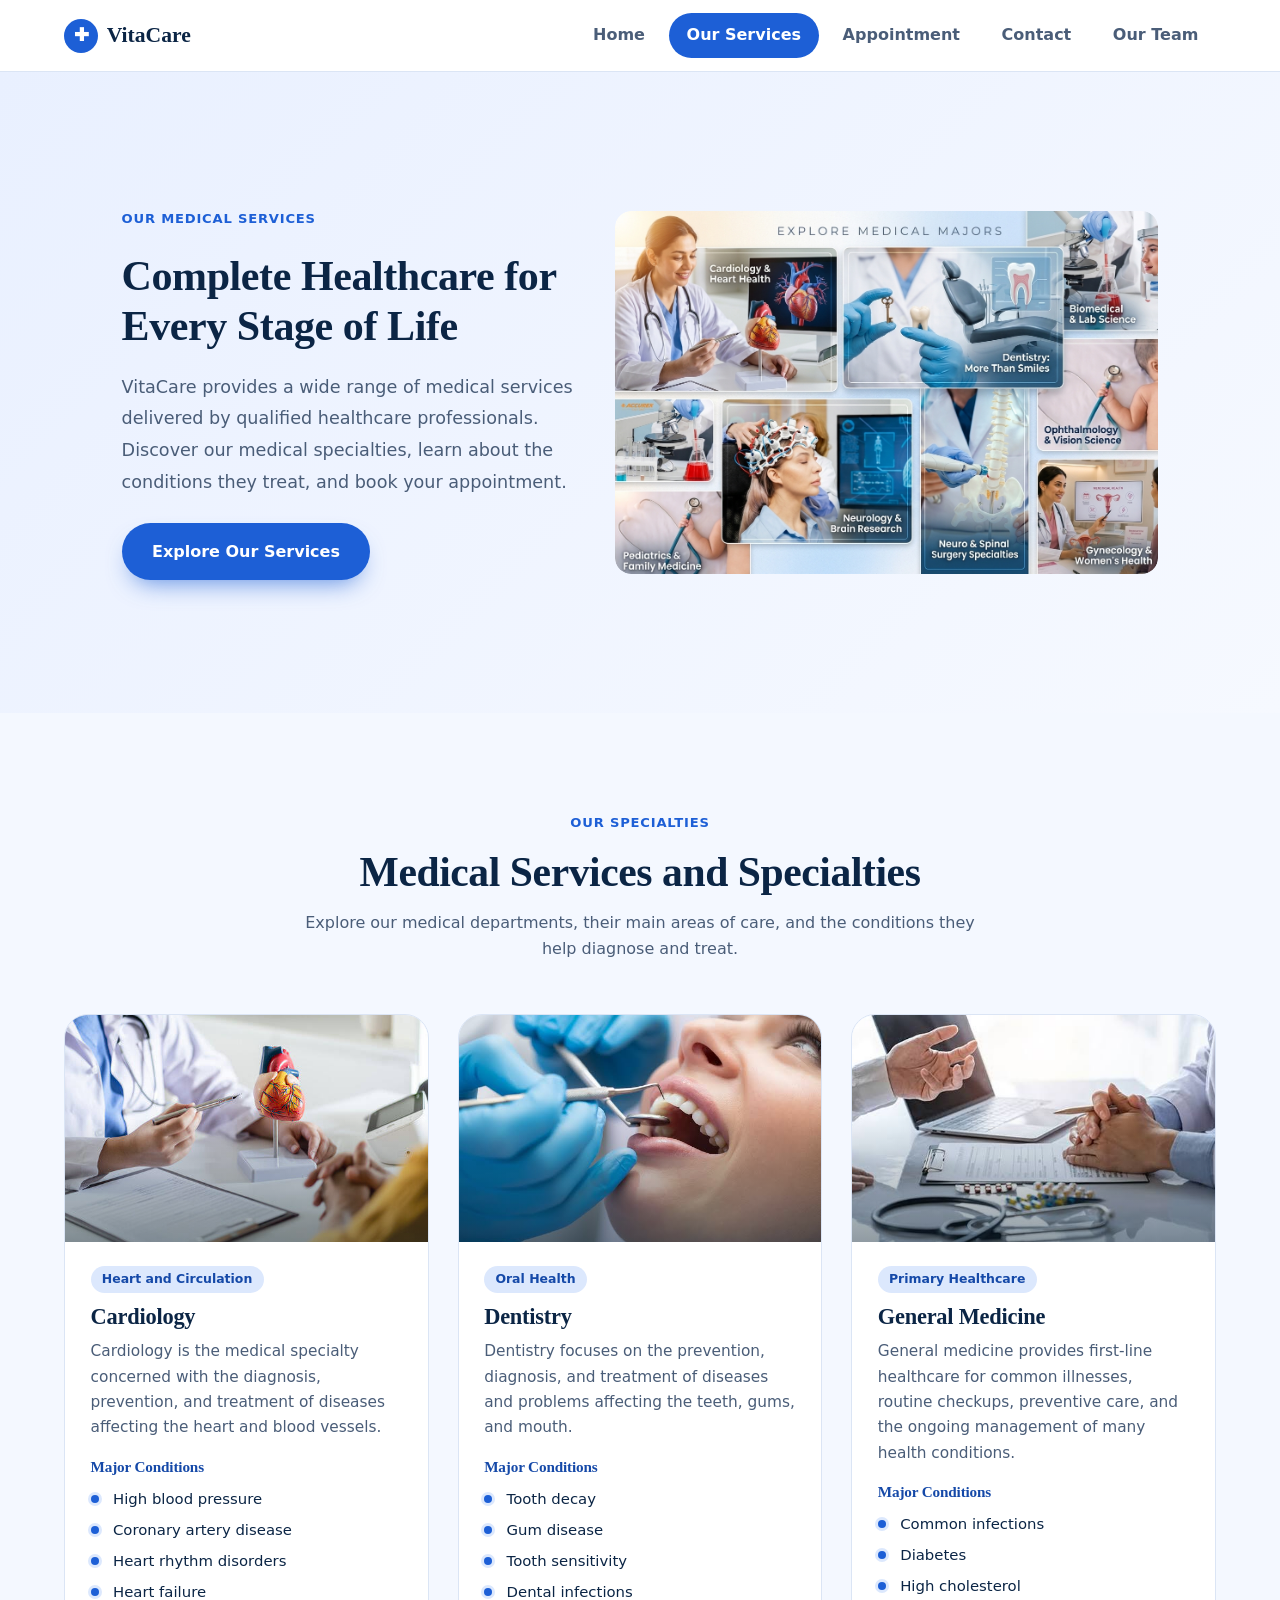
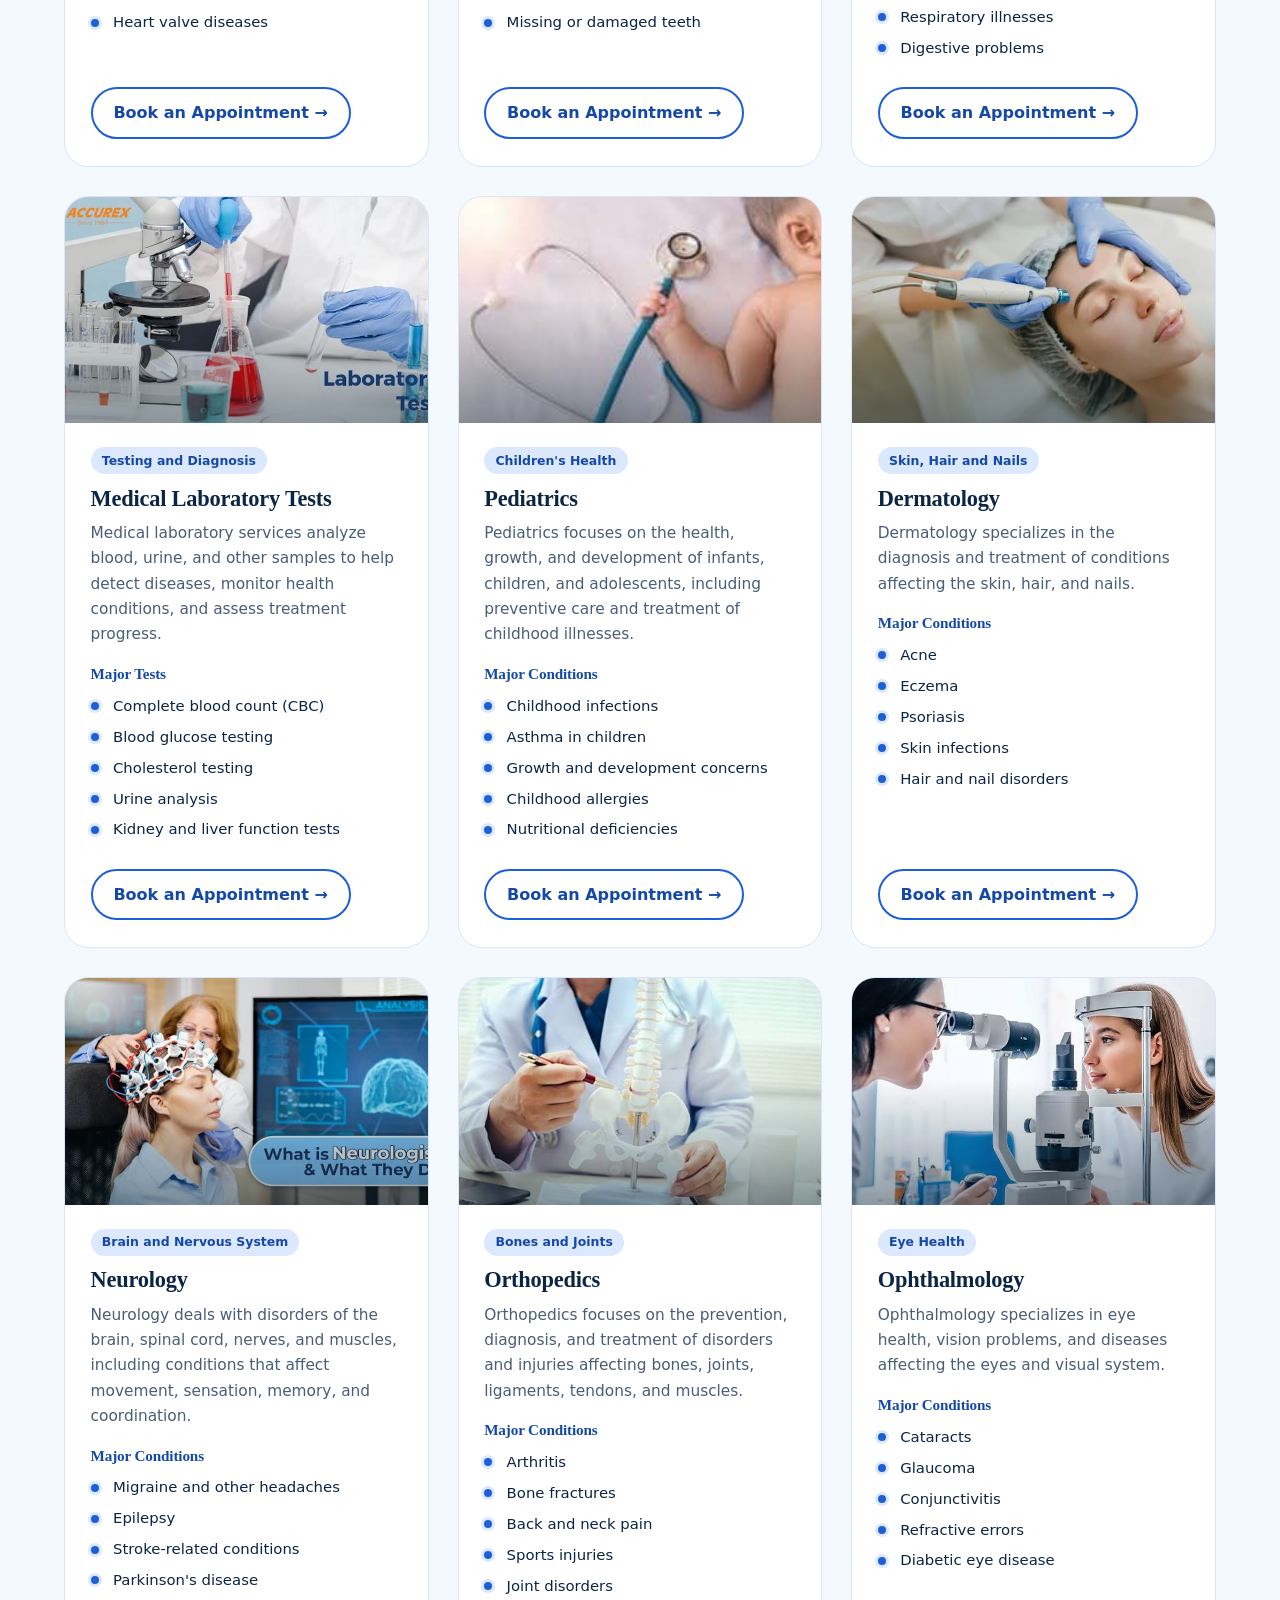
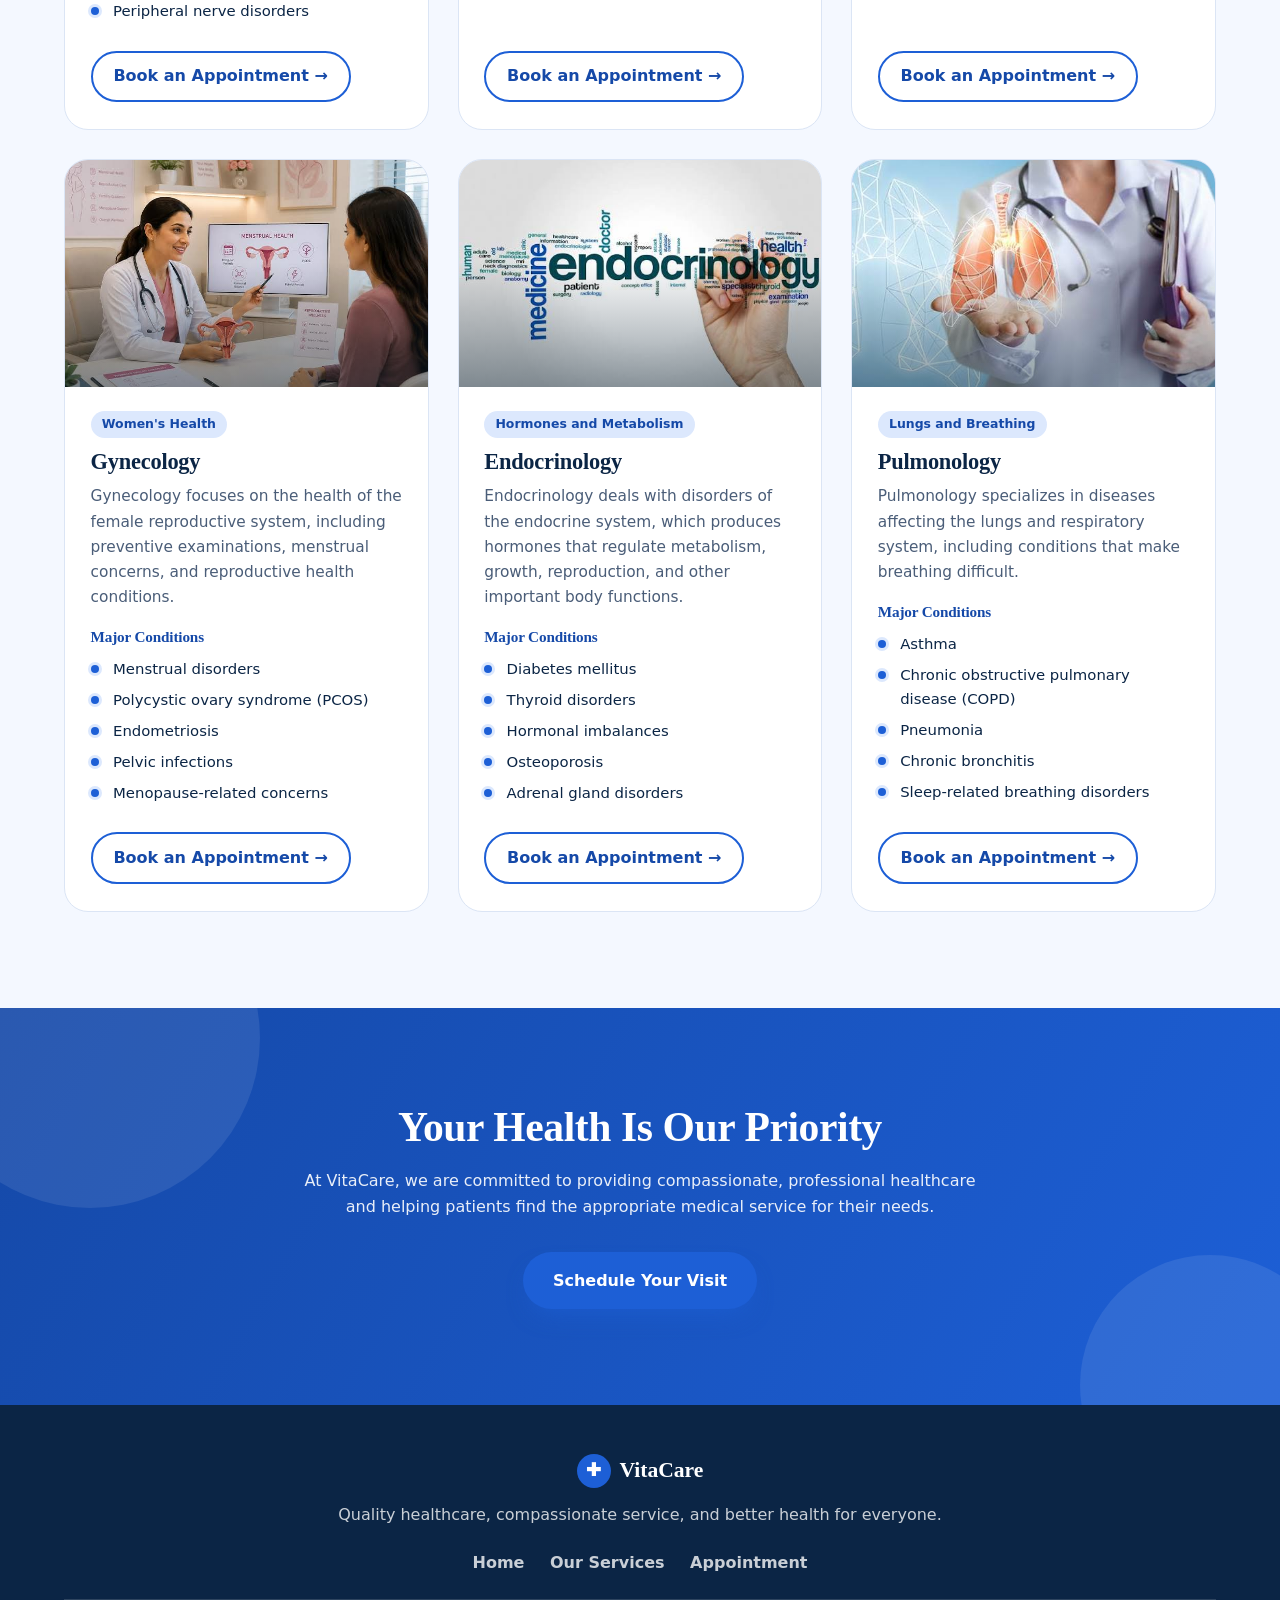
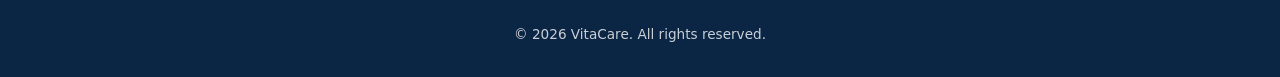
<file: services.html>
<!DOCTYPE html>
<html lang="en">

<head>
    <meta charset="UTF-8">
    <meta name="viewport" content="width=device-width, initial-scale=1.0">

    <title>Medical Services | VitaCare</title>

    <link rel="stylesheet" href="services.css">
</head>

<body>

    <!-- Header -->
    <header class="header">
        <div class="logo">
            <span class="logo-icon">✚</span>
            <span>VitaCare</span>
        </div>

        <nav class="navbar">
            <a href="index.html">Home</a>
            <a href="services.html" class="active">Our Services</a>
            <a href="rendyvous.html">Appointment</a>
            <a href="#contact">Contact</a>
            <a href="team.html" title="Meet our medical team">Our Team</a>
        </nav>
    </header>


    <!-- Hero Section -->

    <section class="services-hero">
        <div class="services-hero-content">

            <div class="hero-text">
                <span class="services-tag">OUR MEDICAL SERVICES</span>

                <h1>Complete Healthcare for Every Stage of Life</h1>

                <p>
                    VitaCare provides a wide range of medical services delivered
                    by qualified healthcare professionals. Discover our medical
                    specialties, learn about the conditions they treat, and book
                    your appointment.
                </p>

                <a href="#medical-specialties" class="services-main-button">
                    Explore Our Services
                </a>
            </div>

            <div class="medical-majors-banner">
                <img src="img/Gemini_Generated_Image_ojb0n0ojb0n0ojb0.jfif" alt="Explore Medical Majors">
            </div>

        </div>
    </section>

    <!-- Medical Specialties -->
    <section class="medical-specialties" id="medical-specialties">

        <div class="services-section-heading">
            <span class="services-tag">OUR SPECIALTIES</span>


            <h2>Medical Services and Specialties</h2>

            <p>
                Explore our medical departments, their main areas of care,
                and the conditions they help diagnose and treat.
            </p>
        </div>


        <div class="medical-services-grid">

            <!-- 1. Cardiology -->
            <article class="medical-service-card">
                <div class="medical-service-image">
                    <img src="img/images1.jfif" alt="Cardiology medical examination">
                </div>

                <div class="medical-service-content">
                    <span class="service-category">Heart and Circulation</span>

                    <h3>Cardiology</h3>

                    <p>
                        Cardiology is the medical specialty concerned with
                        the diagnosis, prevention, and treatment of diseases
                        affecting the heart and blood vessels.
                    </p>

                    <h4>Major Conditions</h4>

                    <ul>

                        <li>High blood pressure</li>
                        <li>Coronary artery disease</li>
                        <li>Heart rhythm disorders</li>
                        <li>Heart failure</li>
                        <li>Heart valve diseases</li>
                    </ul>

                    <a href="rendyvous.html?specialty=cardiology" class="medical-service-link">
                        Book an Appointment →
                    </a>
                </div>
            </article>


            <!-- 2. Dentistry -->
            <article class="medical-service-card">
                <div class="medical-service-image">
                    <img src="img/images2.jfif" alt="Dental examination">
                </div>

                <div class="medical-service-content">
                    <span class="service-category">Oral Health</span>

                    <h3>Dentistry</h3>

                    <p>
                        Dentistry focuses on the prevention, diagnosis,
                        and treatment of diseases and problems affecting
                        the teeth, gums, and mouth.
                    </p>

                    <h4>Major Conditions</h4>


                    <ul>
                        <li>Tooth decay</li>
                        <li>Gum disease</li>
                        <li>Tooth sensitivity</li>
                        <li>Dental infections</li>
                        <li>Missing or damaged teeth</li>
                    </ul>

                    <a href="rendyvous.html?specialty=dentistry" class="medical-service-link">
                        Book an Appointment →
                    </a>
                </div>
            </article>


            <!-- 3. General Medicine -->
            <article class="medical-service-card">
                <div class="medical-service-image">
                    <img src="img/images3.jfif" alt="General medical consultation">
                </div>

                <div class="medical-service-content">
                    <span class="service-category">Primary Healthcare</span>

                    <h3>General Medicine</h3>

                    <p>
                        General medicine provides first-line healthcare
                        for common illnesses, routine checkups, preventive
                        care, and the ongoing management of many health
                        conditions.

                    </p>

                    <h4>Major Conditions</h4>

                    <ul>
                        <li>Common infections</li>
                        <li>Diabetes</li>
                        <li>High cholesterol</li>
                        <li>Respiratory illnesses</li>
                        <li>Digestive problems</li>
                    </ul>

                    <a href="rendyvous.html?specialty=general" class="medical-service-link">
                        Book an Appointment →
                    </a>
                </div>
            </article>


            <!-- 4. Medical Laboratory Tests -->
            <article class="medical-service-card">
                <div class="medical-service-image">
                    <img src="img/images4.jfif" alt="Medical laboratory testing">
                </div>

                <div class="medical-service-content">
                    <span class="service-category">Testing and Diagnosis</span>

                    <h3>Medical Laboratory Tests</h3>

                    <p>
                        Medical laboratory services analyze blood, urine,

                        and other samples to help detect diseases, monitor
                        health conditions, and assess treatment progress.
                    </p>

                    <h4>Major Tests</h4>

                    <ul>
                        <li>Complete blood count (CBC)</li>
                        <li>Blood glucose testing</li>
                        <li>Cholesterol testing</li>
                        <li>Urine analysis</li>
                        <li>Kidney and liver function tests</li>
                    </ul>

                    <a href="rendyvous.html?specialty=laboratory" class="medical-service-link">
                        Book an Appointment →
                    </a>
                </div>
            </article>


            <!-- 5. Pediatrics -->
            <article class="medical-service-card">
                <div class="medical-service-image">
                    <img src="img/download5.jfif" alt="Pediatric healthcare">
                </div>

                <div class="medical-service-content">
                    <span class="service-category">Children's Health</span>

                    <h3>Pediatrics</h3>


                    <p>
                        Pediatrics focuses on the health, growth, and
                        development of infants, children, and adolescents,
                        including preventive care and treatment of childhood
                        illnesses.
                    </p>

                    <h4>Major Conditions</h4>

                    <ul>
                        <li>Childhood infections</li>
                        <li>Asthma in children</li>
                        <li>Growth and development concerns</li>
                        <li>Childhood allergies</li>
                        <li>Nutritional deficiencies</li>
                    </ul>

                    <a href="rendyvous.html?specialty=pediatrics" class="medical-service-link">
                        Book an Appointment →
                    </a>
                </div>
            </article>


            <!-- 6. Dermatology -->
            <article class="medical-service-card">
                <div class="medical-service-image">
                    <img src="img/images6.jfif" alt="Dermatology consultation">
                </div>

                <div class="medical-service-content">
                    <span class="service-category">Skin, Hair and Nails</span>


                    <h3>Dermatology</h3>

                    <p>
                        Dermatology specializes in the diagnosis and
                        treatment of conditions affecting the skin,
                        hair, and nails.
                    </p>

                    <h4>Major Conditions</h4>

                    <ul>
                        <li>Acne</li>
                        <li>Eczema</li>
                        <li>Psoriasis</li>
                        <li>Skin infections</li>
                        <li>Hair and nail disorders</li>
                    </ul>

                    <a href="rendyvous.html?specialty=dermatology" class="medical-service-link">
                        Book an Appointment →
                    </a>
                </div>
            </article>


            <!-- 7. Neurology -->
            <article class="medical-service-card">
                <div class="medical-service-image">
                    <img src="img/images7.jfif" alt="Neurological consultation">
                </div>


                <div class="medical-service-content">
                    <span class="service-category">Brain and Nervous System</span>

                    <h3>Neurology</h3>

                    <p>
                        Neurology deals with disorders of the brain,
                        spinal cord, nerves, and muscles, including
                        conditions that affect movement, sensation,
                        memory, and coordination.
                    </p>

                    <h4>Major Conditions</h4>

                    <ul>
                        <li>Migraine and other headaches</li>
                        <li>Epilepsy</li>
                        <li>Stroke-related conditions</li>
                        <li>Parkinson's disease</li>
                        <li>Peripheral nerve disorders</li>
                    </ul>

                    <a href="rendyvous.html?specialty=neurology" class="medical-service-link">
                        Book an Appointment →
                    </a>
                </div>
            </article>


            <!-- 8. Orthopedics -->
            <article class="medical-service-card">
                <div class="medical-service-image">

                    <img src="img/images8.jfif" alt="Orthopedic examination">
                </div>

                <div class="medical-service-content">
                    <span class="service-category">Bones and Joints</span>

                    <h3>Orthopedics</h3>

                    <p>
                        Orthopedics focuses on the prevention, diagnosis,
                        and treatment of disorders and injuries affecting
                        bones, joints, ligaments, tendons, and muscles.
                    </p>

                    <h4>Major Conditions</h4>

                    <ul>
                        <li>Arthritis</li>
                        <li>Bone fractures</li>
                        <li>Back and neck pain</li>
                        <li>Sports injuries</li>
                        <li>Joint disorders</li>
                    </ul>

                    <a href="rendyvous.html?specialty=orthopedics" class="medical-service-link">
                        Book an Appointment →
                    </a>
                </div>
            </article>


            <!-- 9. Ophthalmology -->

            <article class="medical-service-card">
                <div class="medical-service-image">
                    <img src="img/images9.jfif" alt="Eye examination">
                </div>

                <div class="medical-service-content">
                    <span class="service-category">Eye Health</span>

                    <h3>Ophthalmology</h3>

                    <p>
                        Ophthalmology specializes in eye health, vision
                        problems, and diseases affecting the eyes and
                        visual system.
                    </p>

                    <h4>Major Conditions</h4>

                    <ul>
                        <li>Cataracts</li>
                        <li>Glaucoma</li>
                        <li>Conjunctivitis</li>
                        <li>Refractive errors</li>
                        <li>Diabetic eye disease</li>
                    </ul>

                    <a href="rendyvous.html?specialty=ophthalmology" class="medical-service-link">
                        Book an Appointment →
                    </a>
                </div>
            </article>



            <!-- 10. Gynecology -->
            <article class="medical-service-card">
                <div class="medical-service-image">
                    <img src="img/images10.jfif" alt="Women's healthcare consultation">
                </div>

                <div class="medical-service-content">
                    <span class="service-category">Women's Health</span>

                    <h3>Gynecology</h3>

                    <p>
                        Gynecology focuses on the health of the female
                        reproductive system, including preventive
                        examinations, menstrual concerns, and reproductive
                        health conditions.
                    </p>

                    <h4>Major Conditions</h4>

                    <ul>
                        <li>Menstrual disorders</li>
                        <li>Polycystic ovary syndrome (PCOS)</li>
                        <li>Endometriosis</li>
                        <li>Pelvic infections</li>
                        <li>Menopause-related concerns</li>
                    </ul>

                    <a href="rendyvous.html?specialty=gynecology" class="medical-service-link">
                        Book an Appointment →
                    </a>

                </div>
            </article>


            <!-- 11. Endocrinology -->
            <article class="medical-service-card">
                <div class="medical-service-image">
                    <img src="img/images11.jfif" alt="Endocrinology consultation">
                </div>

                <div class="medical-service-content">
                    <span class="service-category">Hormones and Metabolism</span>

                    <h3>Endocrinology</h3>

                    <p>
                        Endocrinology deals with disorders of the endocrine
                        system, which produces hormones that regulate
                        metabolism, growth, reproduction, and other
                        important body functions.
                    </p>

                    <h4>Major Conditions</h4>

                    <ul>
                        <li>Diabetes mellitus</li>
                        <li>Thyroid disorders</li>
                        <li>Hormonal imbalances</li>
                        <li>Osteoporosis</li>
                        <li>Adrenal gland disorders</li>
                    </ul>


                    <a href="rendyvous.html?specialty=endocrinology" class="medical-service-link">
                        Book an Appointment →
                    </a>
                </div>
            </article>


            <!-- 12. Pulmonology -->
            <article class="medical-service-card">
                <div class="medical-service-image">
                    <img src="img/images12.jfif" alt="Respiratory health examination">
                </div>

                <div class="medical-service-content">
                    <span class="service-category">Lungs and Breathing</span>

                    <h3>Pulmonology</h3>

                    <p>
                        Pulmonology specializes in diseases affecting
                        the lungs and respiratory system, including
                        conditions that make breathing difficult.
                    </p>

                    <h4>Major Conditions</h4>

                    <ul>
                        <li>Asthma</li>
                        <li>Chronic obstructive pulmonary disease (COPD)</li>
                        <li>Pneumonia</li>
                        <li>Chronic bronchitis</li>
                        <li>Sleep-related breathing disorders</li>

                    </ul>

                    <a href="rendyvous.html?specialty=pulmonology" class="medical-service-link">
                        Book an Appointment →
                    </a>
                </div>
            </article>

        </div>
    </section>


    <!-- Healthcare Commitment -->
    <section class="services-commitment">
        <div class="commitment-content">
            <h2>Your Health Is Our Priority</h2>

            <p>
                At VitaCare, we are committed to providing compassionate,
                professional healthcare and helping patients find the
                appropriate medical service for their needs.
            </p>

            <a href="rendyvous.html" class="services-main-button">
                Schedule Your Visit
            </a>
        </div>
    </section>


    <!-- Footer -->
    <footer class="footer" id="contact">

        <div class="footer-logo">
            <span class="logo-icon">✚</span>
            <span>VitaCare</span>
        </div>

        <p>
            Quality healthcare, compassionate service, and better health
            for everyone.
        </p>

        <div class="footer-links">
            <a href="index.html">Home</a>
            <a href="services.html">Our Services</a>
            <a href="rendyvous.html">Appointment</a>
        </div>

        <p class="footer-copyright">
            &copy; 2026 VitaCare. All rights reserved.
        </p>
    </footer>

</body>

</html>
</file>
<file: services.css>
/* ==========================================================
   VitaCare – services.html stylesheet
   Dynamic photos + explaining videos (pure CSS)
   ========================================================== */

/* ---------- Tokens (blue + white, matching the home page) ---------- */
:root {
    --ink: #0b2545;
    --ink-soft: #4a5d78;
    --blue: #1d5fd6;
    --blue-dark: #1549a8;
    --mint: #e8f0ff;
    --sky: #dce8fd;
    --paper: #f4f8ff;
    --white: #ffffff;
    --line: #dbe5f5;

    --radius-lg: 24px;
    --radius-md: 14px;
    --radius-pill: 999px;

    --font-head: Georgia, "Times New Roman", serif;
    --font-body: "Segoe UI", system-ui, -apple-system, Roboto, sans-serif;

    /* FIX: defined here so it also works on desktop (it was only defined inside the mobile media query) */
    --header-h: 72px;
}

/* ---------- Base ---------- */
*,
*::before,
*::after {
    box-sizing: border-box;
    margin: 0;
    padding: 0;
}

html {
    scroll-behavior: smooth;
    scroll-padding-top: calc(var(--header-h) + 12px);
}

body {
    font-family: var(--font-body);
    font-size: 1rem;
    line-height: 1.65;
    color: var(--ink);
    background: var(--paper);
}

img,
video {
    display: block;
    max-width: 100%;
}

a {
    color: inherit;
    text-decoration: none;
}

h1,
h2,
h3,
h4 {
    font-family: var(--font-head);
    line-height: 1.15;
    font-weight: 700;
    letter-spacing: -0.01em;
}

:focus-visible {
    outline: 3px solid var(--blue);
    outline-offset: 3px;
    border-radius: 6px;
}

/* ---------- Header ---------- */
.header {
    position: sticky;
    top: 0;
    z-index: 100;
    height: var(--header-h);
    display: flex;
    align-items: center;
    justify-content: space-between;
    padding: 0 clamp(1rem, 5vw, 4rem);
    background: var(--white);
    border-bottom: 1px solid var(--line);
}

.logo,
.footer-logo {
    display: flex;
    align-items: center;
    gap: 0.55rem;
    font-family: var(--font-head);
    font-weight: 700;
    font-size: 1.35rem;
    color: var(--ink);
}

.logo-icon {
    display: grid;
    place-items: center;
    width: 34px;
    height: 34px;
    border-radius: 50%;
    background: var(--blue);
    color: var(--white);
    font-size: 1.1rem;
}

.navbar {
    display: flex;
    align-items: center;
    gap: 0.4rem;
}

.navbar a {
    padding: 0.6rem 1.1rem;
    border-radius: var(--radius-pill);
    font-weight: 600;
    color: var(--ink-soft);
    transition: background 0.25s, color 0.25s;
}

.navbar a:hover {
    background: var(--mint);
    color: var(--blue-dark);
}

.navbar a.active,
.navbar a.active:hover {
    background: var(--blue);
    color: var(--white);
}

/* ---------- Shared bits ---------- */
.services-tag {
    display: inline-block;
    color: var(--blue);
    font-size: 0.82rem;
    font-weight: 700;
    letter-spacing: 0.06em;
}

.services-main-button {
    display: inline-block;
    padding: 0.95rem 1.9rem;
    border-radius: var(--radius-pill);
    background: var(--blue);
    color: var(--white);
    font-weight: 700;
    box-shadow: 0 12px 24px -10px rgba(29, 95, 214, 0.7);
    transition: transform 0.25s, background 0.25s, box-shadow 0.25s;
}

.services-main-button:hover {
    background: var(--blue-dark);
    transform: translateY(-3px);
    box-shadow: 0 16px 28px -10px rgba(29, 95, 214, 0.9);
}

/* ==========================================================
   HERO – text only (the photo frame next to the title was removed)
   ========================================================== */
.services-hero {
    position: relative;
    isolation: isolate;
    display: grid;
    align-items: center;
    min-height: clamp(360px, 55vh, 500px);
    padding: 4rem clamp(1rem, 5vw, 6rem);
    background: linear-gradient(135deg, #e9f0ff 0%, #f6f9ff 100%);
    color: var(--ink);
}

.medical-majors-banner {
    width: 100%;
    margin: 25px auto;
    overflow: hidden;
    border-radius: 16px;
}

.medical-majors-banner img {
    display: block;
    width: 100%;
    height: auto;
    object-fit: contain;
}

.services-hero-content {
    max-width: 560px;
    animation: heroIn 1s cubic-bezier(0.2, 0.7, 0.2, 1) both;
}

.services-hero h1 {
    margin: 1.1rem 0 1rem;
    font-size: clamp(2.3rem, 5.5vw, 4rem);
    color: var(--ink);
}

.services-hero p {
    margin-bottom: 2rem;
    max-width: 56ch;
    font-size: 1.1rem;
    color: var(--ink-soft);
}

@keyframes heroIn {
    from {
        opacity: 0;
        transform: translateY(26px);
    }

    to {
        opacity: 1;
        transform: none;
    }
}

/* ==========================================================
   SPECIALTIES GRID
   ========================================================== */
.medical-specialties {
    padding: clamp(3.5rem, 8vw, 6rem) clamp(1rem, 5vw, 4rem);
}

.services-section-heading {
    max-width: 680px;
    margin: 0 auto 3.2rem;
    text-align: center;
}

.services-section-heading h2 {
    margin: 0.9rem 0 0.8rem;
    font-size: clamp(1.8rem, 4vw, 2.6rem);
}

.services-section-heading p {
    color: var(--ink-soft);
}

.medical-services-grid {
    display: grid;
    grid-template-columns: repeat(auto-fill, minmax(min(100%, 320px), 1fr));
    gap: 1.8rem;
    max-width: 1240px;
    margin: 0 auto;
}

/* ---------- Card ---------- */
.medical-service-card {
    display: flex;
    flex-direction: column;
    overflow: hidden;
    border: 1px solid var(--line);
    border-radius: var(--radius-lg);
    background: var(--white);
    transition: transform 0.4s ease, box-shadow 0.4s ease, border-color 0.4s;
}

.medical-service-card:hover,
.medical-service-card:focus-within {
    transform: translateY(-8px);
    border-color: var(--blue);
    box-shadow: 0 28px 44px -26px rgba(21, 73, 168, 0.55);
}

/* ---------- Dynamic photo ---------- */
.medical-service-image {
    position: relative;
    aspect-ratio: 16 / 10;
    overflow: hidden;
    background: var(--sky);
}

.medical-service-image img,
.medical-service-image video {
    position: absolute;
    inset: 0;
    width: 100%;
    height: 100%;
    object-fit: cover;
}

/* Slow "breathing" drift so photos are never static.
   FIX: hover zoom now uses the separate `scale` property, because a running or paused
   animation on `transform` overrides any `transform` set in the hover rule. */
.medical-service-image img {
    animation: photoDrift 16s ease-in-out infinite alternate;
    transition: scale 1.2s cubic-bezier(0.2, 0.7, 0.2, 1), filter 0.6s;
}

.medical-service-card:nth-child(even) .medical-service-image img {
    animation-direction: alternate-reverse;
    animation-duration: 19s;
}

@keyframes photoDrift {
    from {
        transform: scale(1.04) translate(0, 0);
    }

    to {
        transform: scale(1.14) translate(-2.5%, -2%);
    }
}

/* Hover: zoom + colour lift */
.medical-service-card:hover .medical-service-image img {
    animation-play-state: paused;
    scale: 1.1;
    filter: saturate(1.15) contrast(1.04);
}

/* Bottom gradient for depth */
.medical-service-image::before {
    content: "";
    position: absolute;
    inset: 0;
    z-index: 2;
    background: linear-gradient(to top, rgba(14, 36, 51, 0.45), transparent 55%);
    pointer-events: none;
}

/* Light sweep across the photo on hover */
.medical-service-image::after {
    content: "";
    position: absolute;
    top: 0;
    left: -80%;
    z-index: 3;
    width: 50%;
    height: 100%;
    background: linear-gradient(105deg, transparent, rgba(255, 255, 255, 0.35), transparent);
    transform: skewX(-18deg);
    pointer-events: none;
}

.medical-service-card:hover .medical-service-image::after {
    left: 140%;
    transition: left 0.9s ease;
}

/* Scroll-driven photo reveal (progressive enhancement) */
@supports (animation-timeline: view()) {
    .medical-service-image {
        animation: photoReveal linear both;
        animation-timeline: view();
        animation-range: entry 0% entry 70%;
    }

    @keyframes photoReveal {
        from {
            clip-path: inset(0 0 100% 0);
        }

        to {
            clip-path: inset(0 0 0 0);
        }
    }
}

/* ---------- Card text ---------- */
.medical-service-content {
    display: flex;
    flex: 1;
    flex-direction: column;
    padding: 1.5rem 1.6rem 1.7rem;
}

.service-category {
    align-self: flex-start;
    margin-bottom: 0.7rem;
    padding: 0.2rem 0.7rem;
    border-radius: var(--radius-pill);
    background: var(--sky);
    color: var(--blue-dark);
    font-size: 0.78rem;
    font-weight: 700;
}

.medical-service-content h3 {
    margin-bottom: 0.6rem;
    font-size: 1.4rem;
}

.medical-service-content>p {
    margin-bottom: 1.1rem;
    color: var(--ink-soft);
    font-size: 0.96rem;
}

.medical-service-content h4 {
    margin-bottom: 0.5rem;
    font-size: 0.95rem;
    color: var(--blue-dark);
}

.medical-service-content ul {
    flex: 1;
    margin-bottom: 1.5rem;
    list-style: none;
}

.medical-service-content li {
    position: relative;
    padding: 0.2rem 0 0.2rem 1.4rem;
    font-size: 0.93rem;
}

.medical-service-content li::before {
    content: "";
    position: absolute;
    left: 0;
    top: 0.72rem;
    width: 8px;
    height: 8px;
    border-radius: 50%;
    background: var(--blue);
    box-shadow: 0 0 0 3px var(--sky);
}

.medical-service-link {
    align-self: flex-start;
    padding: 0.65rem 1.3rem;
    border: 2px solid var(--blue);
    border-radius: var(--radius-pill);
    font-weight: 700;
    color: var(--blue-dark);
    transition: background 0.25s, color 0.25s;
}

.medical-service-link:hover {
    background: var(--blue);
    color: var(--white);
}

/* ==========================================================
   EXPLAINING VIDEOS
   ========================================================== */

/* ---- 1. Hover-preview video inside a card photo ----
   <div class="medical-service-image">
       <img ...>
       <video class="service-video-preview" muted loop playsinline preload="none" data-src="videos/cardiology.mp4"></video>
       <button class="video-badge">Watch</button>
   </div>
*/
.service-video-preview {
    z-index: 1;
    opacity: 0;
    transition: opacity 0.5s ease;
}

.medical-service-card:hover .service-video-preview,
.medical-service-card:focus-within .service-video-preview {
    opacity: 1;
}

.video-badge {
    position: absolute;
    right: 0.9rem;
    bottom: 0.9rem;
    z-index: 4;
    display: inline-flex;
    align-items: center;
    gap: 0.4rem;
    padding: 0.35rem 0.8rem;
    border-radius: var(--radius-pill);
    background: rgba(255, 255, 255, 0.94);
    color: var(--ink);
    font-size: 0.8rem;
    font-weight: 700;
}

.video-badge::before {
    content: "";
    border-style: solid;
    border-width: 5px 0 5px 8px;
    border-color: transparent transparent transparent var(--blue);
}

/* ---- 2. Video section (grid of explainer cards) ---- */
.services-videos {
    padding: clamp(3.5rem, 8vw, 6rem) clamp(1rem, 5vw, 4rem);
    background: var(--ink);
    color: var(--white);
}

.services-videos .services-section-heading p {
    color: rgba(255, 255, 255, 0.75);
}

.services-videos .services-tag {
    color: #8db4ff;
}

.video-grid {
    display: grid;
    grid-template-columns: repeat(auto-fit, minmax(min(100%, 340px), 1fr));
    gap: 1.6rem;
    max-width: 1240px;
    margin: 0 auto;
}

.video-card {
    display: block;
    border-radius: var(--radius-lg);
    overflow: hidden;
    background: rgba(255, 255, 255, 0.06);
    border: 1px solid rgba(255, 255, 255, 0.12);
    transition: transform 0.35s, border-color 0.35s;
}

.video-card:hover {
    transform: translateY(-6px);
    border-color: var(--blue);
}

.video-thumb {
    position: relative;
    aspect-ratio: 16 / 9;
    overflow: hidden;
}

.video-thumb img,
.video-thumb video {
    width: 100%;
    height: 100%;
    object-fit: cover;
    transition: transform 0.9s cubic-bezier(0.2, 0.7, 0.2, 1);
}

.video-card:hover .video-thumb img,
.video-card:hover .video-thumb video {
    transform: scale(1.1);
}

/* Play button with pulse ring */
.video-play {
    position: absolute;
    top: 50%;
    left: 50%;
    width: 68px;
    height: 68px;
    margin: -34px 0 0 -34px;
    border-radius: 50%;
    background: var(--blue);
    box-shadow: 0 10px 26px rgba(0, 0, 0, 0.35);
}

.video-play::before {
    content: "";
    position: absolute;
    top: 50%;
    left: 53%;
    transform: translate(-50%, -50%);
    border-style: solid;
    border-width: 11px 0 11px 18px;
    border-color: transparent transparent transparent var(--white);
}

.video-play::after {
    content: "";
    position: absolute;
    inset: 0;
    border-radius: 50%;
    border: 2px solid var(--blue);
    animation: playPulse 2.2s ease-out infinite;
}

@keyframes playPulse {
    from {
        transform: scale(1);
        opacity: 0.9;
    }

    to {
        transform: scale(1.9);
        opacity: 0;
    }
}

.video-duration {
    position: absolute;
    right: 0.8rem;
    bottom: 0.8rem;
    padding: 0.15rem 0.55rem;
    border-radius: 6px;
    background: rgba(0, 0, 0, 0.72);
    font-size: 0.78rem;
    font-weight: 600;
}

.video-info {
    padding: 1.1rem 1.3rem 1.4rem;
}

.video-info h3 {
    margin-bottom: 0.35rem;
    font-size: 1.1rem;
}

.video-info p {
    font-size: 0.92rem;
    color: rgba(255, 255, 255, 0.72);
}

/* ---- 3. Video modal (opens with :target or with JavaScript via .is-open) ---- */
.video-modal {
    position: fixed;
    inset: 0;
    z-index: 200;
    display: grid;
    place-items: center;
    padding: 1rem;
    visibility: hidden;
    opacity: 0;
    transition: opacity 0.35s, visibility 0.35s;
}

.video-modal:target,
.video-modal.is-open {
    visibility: visible;
    opacity: 1;
}

.video-modal-backdrop {
    position: absolute;
    inset: 0;
    background: rgba(8, 20, 30, 0.86);
    backdrop-filter: blur(6px);
}

/* FIX: the two separate .video-modal-box blocks were merged into one */
.video-modal-box {
    position: relative;
    width: min(960px, 100%);
    aspect-ratio: 16 / 9;
    overflow: visible;
    background: transparent;
    box-shadow: none;
    transform: scale(0.92);
    transition: transform 0.4s cubic-bezier(0.2, 0.7, 0.2, 1);
}

.video-modal:target .video-modal-box,
.video-modal.is-open .video-modal-box {
    transform: scale(1);
}

.video-modal-box video,
.video-modal-box iframe {
    width: 100%;
    height: 100%;
    border: 0;
    object-fit: contain;
}

.video-modal-box video {
    border-radius: var(--radius-md);
    background: #000;
    box-shadow: 0 40px 80px rgba(0, 0, 0, 0.6);
}

.video-modal-title {
    position: absolute;
    left: 0;
    right: 0;
    bottom: calc(100% + 0.6rem);
    color: var(--white);
    font-family: var(--font-head);
    font-size: 1.15rem;
}

.video-modal-close {
    position: absolute;
    top: -3rem;
    right: 0;
    display: grid;
    place-items: center;
    width: 38px;
    height: 38px;
    border-radius: 50%;
    background: rgba(255, 255, 255, 0.92);
    color: var(--ink);
    font-size: 1rem;
    font-weight: 700;
    transition: background 0.25s, transform 0.25s;
}

.video-modal-close:hover {
    background: var(--blue);
    color: var(--white);
    transform: rotate(90deg);
}

/* Shown when the video file is not found */
.video-missing {
    position: absolute;
    inset: 0;
    display: none;
    place-items: center;
    padding: 2rem;
    border-radius: var(--radius-md);
    background: var(--ink);
    color: var(--white);
    text-align: center;
}

.video-missing.show {
    display: grid;
}

.video-missing code {
    padding: 0.1rem 0.4rem;
    border-radius: 6px;
    background: rgba(255, 255, 255, 0.14);
}

/* Elements that are <button> instead of <a> */
button.video-badge,
button.video-card,
button.video-modal-backdrop,
button.video-modal-close {
    border: 0;
    cursor: pointer;
    font-family: var(--font-body);
}

button.video-badge {
    transition: transform 0.25s, background 0.25s, color 0.25s;
}

button.video-badge:hover {
    transform: scale(1.08);
    background: var(--blue);
    color: var(--white);
}

button.video-badge:hover::before {
    border-left-color: var(--white);
}

button.video-card {
    width: 100%;
    padding: 0;
    font: inherit;
    color: inherit;
    text-align: left;
}

/* ==========================================================
   COMMITMENT BANNER
   ========================================================== */
.services-commitment {
    position: relative;
    isolation: isolate;
    overflow: hidden;
    padding: clamp(3.5rem, 8vw, 6rem) clamp(1rem, 5vw, 4rem);
    text-align: center;
    color: var(--white);
    background: linear-gradient(120deg, #1549a8, #1d5fd6, #3b82f6, #1549a8);
    background-size: 300% 300%;
    animation: bannerFlow 14s ease-in-out infinite;
}

@keyframes bannerFlow {

    0%,
    100% {
        background-position: 0% 50%;
    }

    50% {
        background-position: 100% 50%;
    }
}

/* Soft floating light spots */
.services-commitment::before,
.services-commitment::after {
    content: "";
    position: absolute;
    z-index: -1;
    border-radius: 50%;
    background: rgba(255, 255, 255, 0.09);
    animation: floatSpot 11s ease-in-out infinite alternate;
}

.services-commitment::before {
    width: 340px;
    height: 340px;
    top: -140px;
    left: -80px;
}

.services-commitment::after {
    width: 260px;
    height: 260px;
    bottom: -110px;
    right: -60px;
    animation-delay: -5s;
}

@keyframes floatSpot {
    from {
        transform: translate(0, 0);
    }

    to {
        transform: translate(40px, 30px);
    }
}

.commitment-content {
    max-width: 680px;
    margin: 0 auto;
}

.commitment-content h2 {
    margin-bottom: 1rem;
    font-size: clamp(1.8rem, 4vw, 2.6rem);
}

.commitment-content p {
    margin-bottom: 2rem;
    color: rgba(255, 255, 255, 0.9);
}

/* ==========================================================
   AUTO-SCROLLING PHOTO STRIP
   (the HTML must repeat the same <figure> items twice so the loop is seamless)
   ========================================================== */
.photo-marquee {
    overflow: hidden;
    padding: clamp(3.5rem, 8vw, 6rem) 0;
    background: var(--white);
}

.photo-marquee .services-section-heading {
    padding: 0 1rem;
}

.marquee-track {
    display: flex;
    gap: 1.2rem;
    width: max-content;
    animation: marquee 55s linear infinite;
}

.photo-marquee:hover .marquee-track {
    animation-play-state: paused;
}

.marquee-track figure {
    position: relative;
    flex: none;
    width: clamp(240px, 26vw, 340px);
    aspect-ratio: 4 / 3;
    overflow: hidden;
    border-radius: var(--radius-lg);
}

.marquee-track img {
    width: 100%;
    height: 100%;
    object-fit: cover;
    transition: transform 0.8s ease;
}

.marquee-track figure:hover img {
    transform: scale(1.12);
}

.marquee-track figcaption {
    position: absolute;
    left: 0;
    right: 0;
    bottom: 0;
    padding: 1.6rem 1rem 0.8rem;
    background: linear-gradient(to top, rgba(11, 37, 69, 0.8), transparent);
    color: var(--white);
    font-family: var(--font-head);
    font-weight: 700;
}

@keyframes marquee {
    to {
        transform: translateX(-50%);
    }
}

/* ==========================================================
   FOOTER
   ========================================================== */
.footer {
    padding: 3rem clamp(1rem, 5vw, 4rem) 2rem;
    text-align: center;
    background: var(--ink);
    color: rgba(255, 255, 255, 0.78);
}

.footer-logo {
    justify-content: center;
    margin-bottom: 0.8rem;
    color: var(--white);
}

.footer-links {
    display: flex;
    justify-content: center;
    gap: 1.6rem;
    margin: 1.4rem 0;
}

.footer-links a {
    font-weight: 600;
    transition: color 0.25s;
}

.footer-links a:hover {
    color: var(--blue);
}

.footer-copyright {
    padding-top: 1.4rem;
    border-top: 1px solid rgba(255, 255, 255, 0.14);
    font-size: 0.85rem;
}

/* ==========================================================
   RESPONSIVE
   ========================================================== */
@media (max-width: 720px) {
    :root {
        --header-h: 100px;
    }

    .header {
        flex-direction: column;
        justify-content: center;
        gap: 0.2rem;
        height: auto;
        min-height: var(--header-h);
        padding-block: 0.6rem;
    }

    .navbar {
        gap: 1rem;
        font-size: 0.9rem;
    }
}

/* ==========================================================
   ACCESSIBILITY – reduce motion
   ========================================================== */
@media (prefers-reduced-motion: reduce) {

    *,
    *::before,
    *::after {
        animation-duration: 0.01ms !important;
        animation-iteration-count: 1 !important;
        transition-duration: 0.01ms !important;
        scroll-behavior: auto !important;
    }

    .marquee-track {
        animation: none;
        overflow-x: auto;
        width: auto;
    }
}

/* Hero section: text on the left, image on the right */

.services-hero-content {
    display: flex;
    align-items: center;
    justify-content: space-between;
    gap: 40px;
    max-width: 1200px;
    margin: 0 auto;
    padding: 50px 5%;
}

.hero-text {
    flex: 1;
    min-width: 0;
}

.hero-text h1 {
    font-size: 42px;
    line-height: 1.2;
    margin: 20px 0;
}

.hero-text p {
    line-height: 1.8;
    margin-bottom: 25px;
}

.medical-majors-banner {
    flex: 1.2;
    min-width: 0;
}

.medical-majors-banner img {
    display: block;
    width: 100%;
    height: auto;
    border-radius: 16px;
    object-fit: contain;
}

/* Responsive design for phones */
@media (max-width: 768px) {
    .services-hero-content {
        flex-direction: column;
        align-items: stretch;
        gap: 30px;
    }

    .hero-text h1 {
        font-size: 30px;
    }

    .medical-majors-banner {
        width: 100%;
    }
}
</file>
